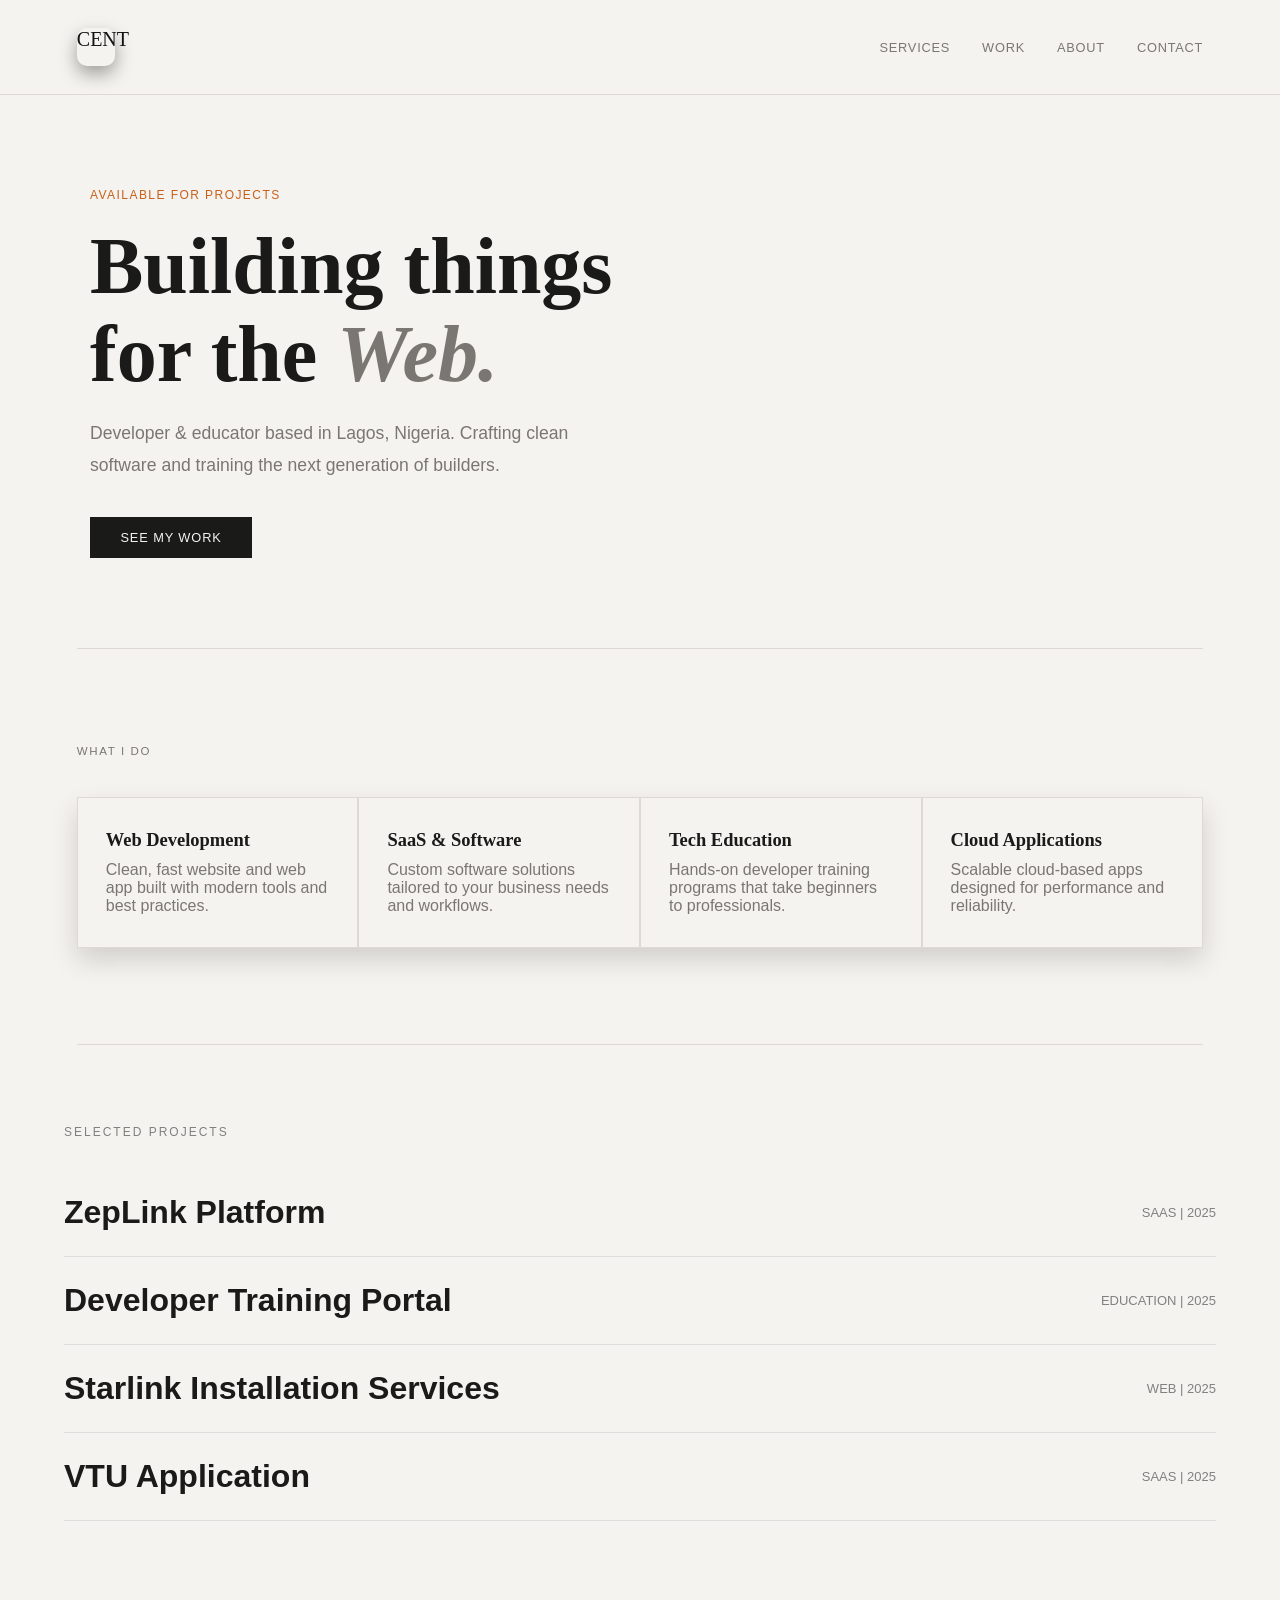
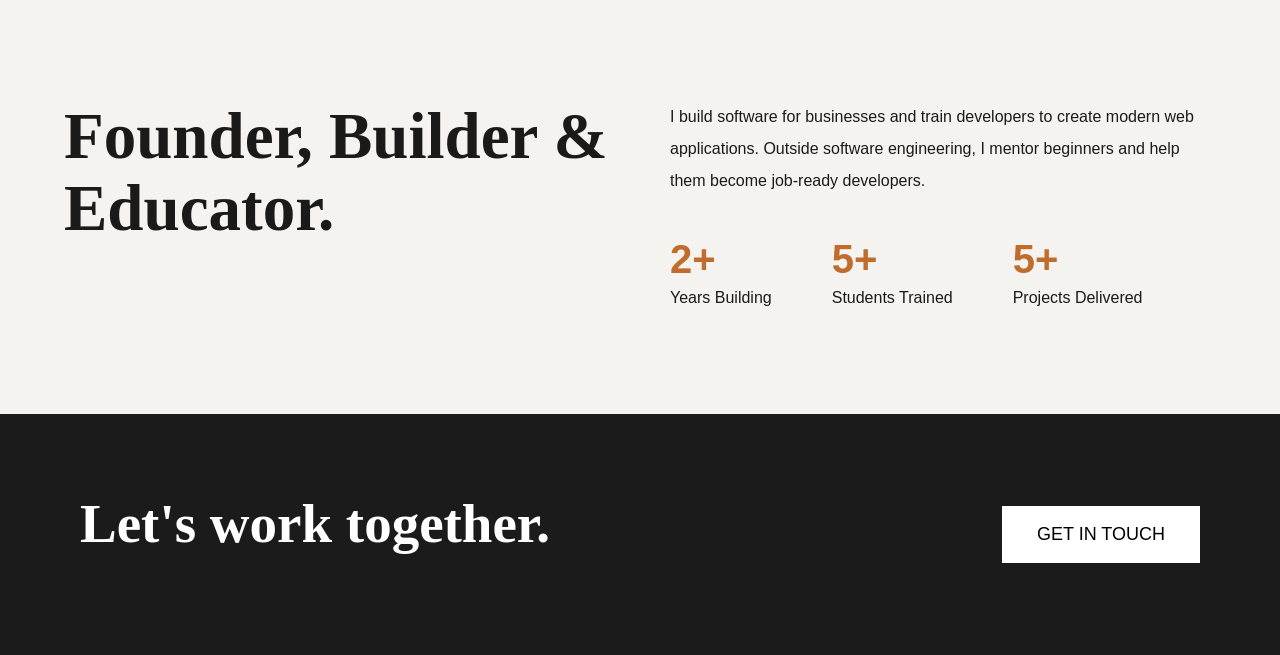
<file: myportfolio/Home.html>
<!DOCTYPE html>
<html lang="en">

<head>
    <meta charset="UTF-8">
    <meta name="viewport" content="width=device-width, initial-scale=1.0">
    <title>My Portfolio</title>
    <link rel="stylesheet" href="style.css">
</head>

<body>
    <nav>
        <span class="logo">CENT</span>
        <div class="nav-links">
            <a href="#services">SERVICES</a>
            <a href="#projects">WORK</a>
            <a href="#about">ABOUT</a>
            <a href="#contact-section">CONTACT</a>
        </div>
    </nav>

    <section class="hero">
        <span class="tag">Available for projects</span>
        <h1>Building things <br> for the <em>Web.</em> </h1>
        <p class="lead">
            Developer & educator based in Lagos, Nigeria. Crafting clean software and training the next generation of
            builders.
        </p>
        <a href="https://vincentcentwise.github.io/wdd130/" class="btn">SEE MY WORK</a>
    </section>

    <hr class="divider">

    <section class="services" id="services">
        <p class="section-label">What I do</p>

        <div class="service-grid">
            <div class="service-card">
                <h3>Web Development</h3>
                <p>Clean, fast website and web app built with modern tools and best practices.</p>
            </div>
            <div class="service-card">
                <h3>SaaS & Software</h3>
                <p>Custom software solutions tailored to your business needs and workflows.</p>
            </div>
            <div class="service-card">
                <h3>Tech Education</h3>
                <p>Hands-on developer training programs that take beginners to professionals.</p>
            </div>
            <div class="service-card">
                <h3>Cloud Applications</h3>
                <p>Scalable cloud-based apps designed for performance and reliability.</p>
            </div>
        </div>
    </section>

    <hr class="divider">


    <section class="projects" id="projects">

        <p class="small-title">SELECTED PROJECTS</p>

        <div class="project">
            <h2>ZepLink Platform</h2>
            <span>SAAS | 2025</span>
        </div>

        <div class="project">
            <h2>Developer Training Portal</h2>
            <span>EDUCATION | 2025</span>
        </div>

        <div class="project">
            <h2>Starlink Installation Services</h2>
            <span>WEB | 2025</span>
        </div>

        <div class="project">
            <h2>VTU Application</h2>
            <span>SAAS | 2025</span>
        </div>

    </section>


    <section class="about" id="about">

        <div class="left">

            <h1>
                Founder,
                Builder &
                Educator.
            </h1>

        </div>

        <div class="right">

            <p>

                I build software for businesses and train developers to create modern web applications.

                Outside software engineering, I mentor beginners and help them become job-ready developers.

            </p>

            <div class="stats">

                <div>
                    <h2>2+</h2>
                    <p>Years Building</p>
                </div>

                <div>
                    <h2>5+</h2>
                    <p>Students Trained</p>
                </div>

                <div>
                    <h2>5+</h2>
                    <p>Projects Delivered</p>
                </div>

            </div>

        </div>

    </section>


    <section class="contact-section" id="contact-section">

        <h1>Let's work together.</h1>

        <button id="openModal">GET IN TOUCH</button>

    </section>


    <!-- Modal -->

    <div class="modal" id="contactModal">

        <div class="modal-content">

            <span class="close">&times;</span>

            <h2>Contact Me</h2>

            <p>Choose an option below.</p>

            <button class="choice-btn" id="showForm">
                Fill Contact Form
            </button>

            <a href="https://wa.me/2348133488687" target="_blank" class="whatsapp-btn">

                Chat on WhatsApp

            </a>

           <form id="contactForm">

    <input
        type="text"
        id="name"
        name="name"
        placeholder="Full Name"
        required>

    <input
        type="tel"
        id="phone"
        name="phone"
        placeholder="Phone Number"
        required>

    <input
        type="email"
        id="email"
        name="email"
        placeholder="Email Address"
        required>

    <button type="submit">
        Send
    </button>

</form>

        </div>

    </div>

    <script src="scripts.js"></script>


    </section>

</body>

</html>
</file>
<file: myportfolio/style.css>
* {
    box-sizing: border-box;
    margin: 0;
    padding: 0;
}

:root {
    --bg: #f5f3ef;
    --text: #1a1a18;
    --muted: #7a7772;
    --accent: #c8601a;
    --border: #dedad3;
    --card: #edeae4;
    --pad: clamp(1.5rem, 6vw, 5rem);
}

body {
    background-color: var(--bg);
    color: var(--text);
    font-family: "Dm sans", sans-serif;
    font-size: 300;
}

nav {
    display: flex;
    justify-content: space-between;
    align-items: center;
    padding: 1.75rem var(--pad);
    border-bottom: 1px solid var(--border);
    position: sticky;
    top: 0;
    background-color: var(--bg);
    z-index: 10;
}

.logo {
    font-family: 'DM Serif Display', serif;
    font-size: 1.25rem;
    width: 38px;
    height: 38px;
    border-radius: 10px;
    color: rgb(19, 18, 18);
    background: conic-gradient(from 180deg, var(--accent), var (var(--muted)), #ffd166, var(--text));
    box-shadow: 0 8px 18px rgba(0, 0, 0, .35), inset 0 0 20px rgba(255, 255, 255, .15);
}


.nav-links {
    display: flex;
    gap: 2rem;
}

.nav-links a {
    color: var(--muted);
    text-decoration: none;
    font-size: 0.8rem;
    letter-spacing: 0.06em;
    text-transform: uppercase;
    transition: color 0.2s;
}

.nav-links a:hover {
    color: var(--accent)
}

.hero {
    padding: clamp(4rem, 10vh, 8rem);
    max-width: 820px;

}

.tag {
    display: inline-block;
    /* Inline it cannot increase in height and width but inline block can (alt shift A*/
    font-size: 0.75rem;
    letter-spacing: 0.12em;
    text-transform: uppercase;
    color: var(--accent);
    margin-bottom: 1.25rem;
}

h1 {
    font-family: 'DM serif Display', serif;
    font-size: clamp(2.6rem, 6.5vw, 5rem);
    line-height: 1.1;
    font-weight: 700;
    margin-bottom: 1.25rem;
}

h1 em {
    color: var(--muted);
    font-size: normal;
}

.lead {
    font-size: clamp(1rem, 2vw, 1.1rem);
    color: var(--muted);
    line-height: 1.8;
    max-width: 500px;
    margin-bottom: 2.25rem;
}

.btn {
    display: inline-block;
    padding: 0.8rem 1.9rem;
    color: var(--bg);
    background: var(--text);
    text-decoration: none;
    font-size: 0.8rem;
    letter-spacing: 0.07em;
    text-transform: uppercase;
    transition: background 0.2s;
}

.btn:hover {
    background: var(--accent);
}

.divider {
    border: none;
    border-top: 1px solid var(--border);
    margin: 0 var(--pad);
}

.services {
    padding: clamp(3rem, 8vw, 6rem) var(--pad);
}

.section-label {
    font-size: 0.72rem;
    letter-spacing: 0.14em;
    text-transform: uppercase;
    color: var(--muted);
    margin-bottom: 2.5rem;
}

.service-grid {
    display: grid;
    grid-template-columns: repeat(auto-fit, minmax(220px, 1fr));
    gap: 2px;
    background: var(--border);
    border: 1px solid var(--border);
          transition:.3s;
           box-shadow:0 12px 25px rgba(0,0,0,.15);
        overflow:hidden;
    }

.service-grid:hover{

    transform:translateY(-8px);
}

.service-card {
    background: var(--bg);
    padding: 2rem 1.75rem;
}

.service-card h3 {
    font-family: 'DM Serif Display', serif;
    font-size: 1.154rem;
    font-weight: 600;
    margin-bottom: 0.65rem;
}

.service-card p {
    color: var(--muted);
}



.About {
    padding: clamp(3rem, 8vw, 6rem) var(--pad);
}

.footer {
    background: var(--text);
    text-align: justify;
    padding: 20px;
}

.footer a {
    color: #edeae4;
    text-decoration: none;
}

.footer p {
    color: #edeae4;
    text-decoration: none;
}

.contact-item {
    display: flex;
    justify-content: space-between;
    padding: 1.25rem;
}

.contact a {
    background: var(--muted);
}


.projects{

width:90%;
margin:auto;
padding:80px 0;

}

.small-title{

font-size:12px;
letter-spacing:2px;
color:gray;
margin-bottom:30px;

}

.project{

display:flex;
justify-content:space-between;
align-items:center;
padding:25px 0;
border-bottom:1px solid #ddd;

}

.project h2{

font-size:32px;

}

.project span{

font-size:13px;
color:gray;

}

.about{

width:90%;
margin:100px auto;

display:flex;
justify-content:space-between;
gap:60px;

}

.left{

flex:1;

}

.left h1{

font-size:65px;

}

.right{

flex:1;

}

.right p{

line-height:2;

}

.stats{

display:flex;
margin-top:40px;
gap:60px;

}

.stats h2{

color:#c06c2d;
font-size:40px;

}

.contact-section{

background:#1b1b1b;

padding:80px;

display:flex;

justify-content:space-between;

align-items:center;

color:white;

}

.contact-section h1{

font-size:55px;

}

.contact-section button{

padding:18px 35px;

font-size:18px;

cursor:pointer;

background:white;

border:none;

}

.modal{

display:none;

position:fixed;

top:0;

left:0;

width:100%;

height:100%;

background:rgba(0,0,0,.6);

}

.modal-content{

background:white;

width:400px;

margin:8% auto;

padding:30px;

border-radius:8px;

position:relative;

}

.close{

position:absolute;

right:20px;

top:10px;

font-size:30px;

cursor:pointer;

}

.choice-btn,
.whatsapp-btn,
form button{

display:block;

width:100%;

margin-top:15px;

padding:15px;

font-size:16px;

cursor:pointer;

border:none;

text-align:center;

text-decoration:none;

}

.choice-btn{

background:#333;

color:white;

}

.whatsapp-btn{

background:#25D366;

color:white;

}

form{

display:none;

margin-top:20px;

}

form input{

width:100%;

padding:14px;

margin:10px 0;

border:1px solid #ccc;

}

form button{

background:#222;

color:white;

}

@media(max-width:768px){

.about{

flex-direction:column;

}

.contact-section{

flex-direction:column;

gap:30px;

text-align:center;

}

.left h1{

font-size:45px;

}

.contact-section h1{

font-size:38px;

}

.project{

flex-direction:column;

align-items:flex-start;

gap:10px;

}

.modal-content{

width:80%;

}

 header {

        padding: 15px 20px;

    }

    .logo img {

        width: 55px;

        height: 55px;

    }

    nav {

        display: flex;

        gap: 18px;

        align-items: center;

    }

    nav a {

        font-size: 0.9rem;

    }

    .logo {

        margin-right: 15px;

    }

}
</file>
